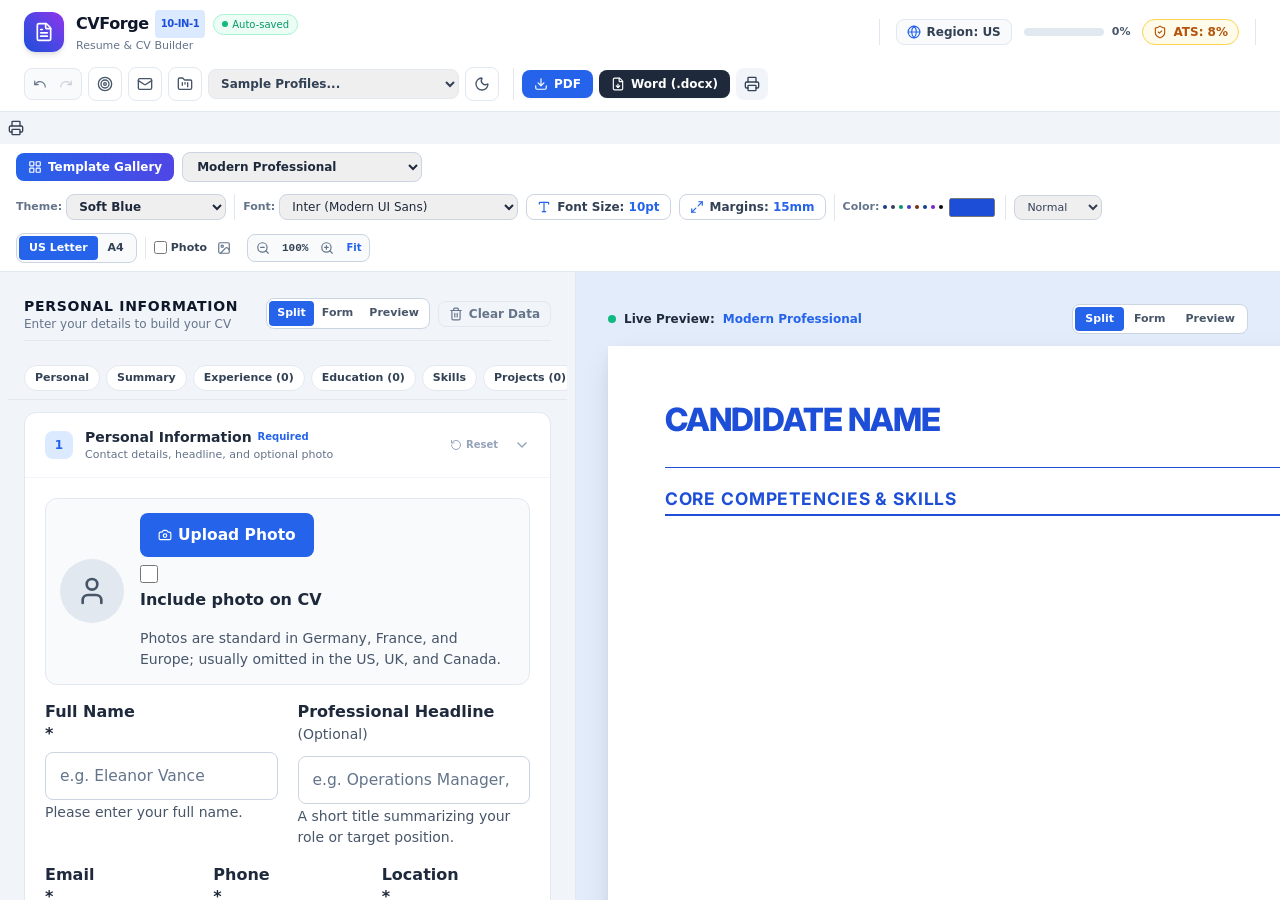
<file: index.html>
<!DOCTYPE html>
<html lang="en" class="h-full">
<head>
  <meta charset="UTF-8">
  <meta name="viewport" content="width=device-width, initial-scale=1.0">
  <title>CVForge – 10-in-1 CV Generator | Professional & ATS Optimized</title>
  
  <link rel="icon" type="image/x-icon" href="favicon.ico">
  <link rel="icon" type="image/svg+xml" href="assets/icons/icon.svg">
  <link rel="apple-touch-icon" href="assets/icons/icon-192.png">
  <link rel="manifest" href="manifest.json">
  <meta name="theme-color" content="#1e3a8a">
  
  <!-- Vendored Libraries (100% Offline Capable) -->
  <script src="assets/js/vendor/tailwind.min.js"></script>
  <script>
    tailwind.config = {
      darkMode: 'class',
      theme: {
        extend: {
          colors: {
            brand: {
              50: '#eff6ff',
              100: '#dbeafe',
              500: '#3b82f6',
              600: '#2563eb',
              700: '#1d4ed8',
              800: '#1e40af',
              900: '#1e3a8a',
            }
          }
        }
      }
    }
  </script>
  <script src="assets/js/vendor/lucide.min.js"></script>
  <script src="assets/js/vendor/html2pdf.bundle.min.js"></script>
  <script src="assets/js/vendor/docx.min.js"></script>

  <!-- Google Fonts & Custom CSS -->
  <link rel="preconnect" href="https://fonts.googleapis.com">
  <link rel="preconnect" href="https://fonts.gstatic.com" crossorigin>
  <link href="https://fonts.googleapis.com/css2?family=IBM+Plex+Sans:ital,wght@0,300;0,400;0,500;0,600;0,700;1,400;1,700&family=IBM+Plex+Serif:ital,wght@0,400;0,500;0,600;0,700;1,400;1,700&family=Inter:ital,wght@0,300;0,400;0,500;0,600;0,700;0,800;1,400;1,700&family=Lato:ital,wght@0,300;0,400;0,700;1,400;1,700&family=Merriweather:ital,wght@0,300;0,400;0,700;1,400;1,700&family=Montserrat:ital,wght@0,300;0,400;0,500;0,600;0,700;1,400;1,700&family=Open+Sans:ital,wght@0,300;0,400;0,600;0,700;1,400;1,700&family=Playfair+Display:ital,wght@0,400;0,600;0,700;1,400;1,700&family=Poppins:ital,wght@0,300;0,400;0,500;0,600;0,700;1,400;1,700&family=Roboto:ital,wght@0,300;0,400;0,500;0,700;1,400;1,700&family=Source+Sans+3:ital,wght@0,300;0,400;0,600;0,700;1,400;1,700&display=swap" rel="stylesheet">
  <link rel="stylesheet" href="assets/css/styles.css">
  <link rel="stylesheet" href="assets/css/templates.css">
</head>
<body class="h-full bg-slate-100 dark:bg-slate-950 text-slate-800 dark:text-slate-100 flex flex-col font-sans transition-colors duration-200">

  <!-- Master Application Header -->
  <header id="app-header" class="bg-white dark:bg-slate-900 border-b border-slate-200 dark:border-slate-800 shrink-0 z-30 shadow-xs">
    <div class="px-4 sm:px-6 py-2.5 flex flex-wrap items-center justify-between gap-3">
      
      <!-- Group 1: Logo & Brand Status -->
      <div class="flex items-center gap-3">
        <div class="w-10 h-10 rounded-xl bg-gradient-to-tr from-blue-700 via-indigo-600 to-purple-600 flex items-center justify-center text-white shadow-md">
          <i data-lucide="file-text" class="w-5 h-5"></i>
        </div>
        <div>
          <div class="flex items-center gap-2">
            <h1 class="text-base font-extrabold tracking-tight text-slate-900 dark:text-white flex items-center gap-1.5">
              <span>CVForge</span>
              <span class="text-[10px] uppercase font-black px-1.5 py-0.5 rounded bg-blue-100 dark:bg-blue-900/50 text-blue-700 dark:text-blue-300">10-in-1</span>
            </h1>
            <span id="header-save-indicator" class="text-[10px] font-medium text-emerald-600 dark:text-emerald-400 bg-emerald-50 dark:bg-emerald-950/40 px-2 py-0.5 rounded-full border border-emerald-200 dark:border-emerald-900/50 flex items-center gap-1">
              <span class="w-1.5 h-1.5 rounded-full bg-emerald-500"></span>
              Auto-saved
            </span>
          </div>
          <p class="text-[11px] text-slate-500 font-medium">Resume & CV Builder</p>
        </div>
      </div>

      <!-- Group 2: Intelligence & Status (ATS Score, Region, Completeness) -->
      <div class="hidden md:flex items-center gap-3 border-x border-slate-200 dark:border-slate-800 px-4">
        
        <!-- Region Badge -->
        <button type="button" id="btn-open-country" class="flex items-center gap-1.5 px-2.5 py-1 rounded-lg border border-slate-200 dark:border-slate-800 bg-slate-50 dark:bg-slate-800/60 hover:bg-slate-100 dark:hover:bg-slate-800 transition text-xs font-semibold text-slate-700 dark:text-slate-200" title="Target Country (US, UK, CA, EU, etc.)">
          <i data-lucide="globe" class="w-3.5 h-3.5 text-blue-600"></i>
          <span>Region: <strong id="header-country-badge">US</strong></span>
        </button>

        <!-- Profile Completeness Indicator -->
        <div class="flex items-center gap-2" title="Profile Completeness">
          <div class="w-20 bg-slate-200 dark:bg-slate-700 h-2 rounded-full overflow-hidden">
            <div id="header-completeness-bar" class="bg-blue-600 h-full rounded-full transition-all duration-300" style="width: 80%"></div>
          </div>
          <span id="header-completeness-text" class="text-[11px] font-bold text-slate-600 dark:text-slate-400">80%</span>
        </div>

        <!-- ATS Heuristic Score Pill -->
        <button type="button" id="btn-open-ats" class="text-xs font-bold px-2.5 py-1 rounded-full border transition flex items-center gap-1.5 cursor-pointer hover:scale-105" title="ATS Compatibility Check">
          <i data-lucide="shield-check" class="w-3.5 h-3.5"></i>
          <span id="header-ats-score">ATS: 92%</span>
        </button>
      </div>

      <!-- Group 3: Assistant Modals & Profile Tools -->
      <div class="flex items-center gap-1.5">
        
        <!-- Undo & Redo -->
        <div class="inline-flex rounded-lg border border-slate-200 dark:border-slate-800 bg-slate-50 dark:bg-slate-800/50 p-0.5">
          <button type="button" id="btn-undo" class="p-1.5 text-slate-500 hover:text-slate-800 dark:hover:text-white disabled:opacity-30 disabled:pointer-events-none" title="Undo change (Ctrl+Z)" aria-label="Undo">
            <i data-lucide="undo" class="w-3.5 h-3.5"></i>
          </button>
          <button type="button" id="btn-redo" class="p-1.5 text-slate-500 hover:text-slate-800 dark:hover:text-white disabled:opacity-30 disabled:pointer-events-none" title="Redo change (Ctrl+Y)" aria-label="Redo">
            <i data-lucide="redo" class="w-3.5 h-3.5"></i>
          </button>
        </div>

        <!-- Job Keyword Matcher -->
        <button type="button" id="btn-open-job-matcher" class="p-2 rounded-lg border border-slate-200 dark:border-slate-800 text-slate-600 dark:text-slate-300 hover:bg-slate-50 dark:hover:bg-slate-800 transition" title="Job Keyword Matcher" aria-label="Job Keyword Matcher">
          <i data-lucide="target" class="w-4 h-4"></i>
        </button>

        <!-- Cover Letter Generator -->
        <button type="button" id="btn-open-cover-letter" class="p-2 rounded-lg border border-slate-200 dark:border-slate-800 text-slate-600 dark:text-slate-300 hover:bg-slate-50 dark:hover:bg-slate-800 transition" title="Cover Letter" aria-label="Cover Letter">
          <i data-lucide="mail" class="w-4 h-4"></i>
        </button>

        <!-- Profile Manager & Storage -->
        <button type="button" id="btn-open-profile-manager" class="p-2 rounded-lg border border-slate-200 dark:border-slate-800 text-slate-600 dark:text-slate-300 hover:bg-slate-50 dark:hover:bg-slate-800 transition" title="Manage Profiles & Backups" aria-label="Profile Manager">
          <i data-lucide="folder-kanban" class="w-4 h-4"></i>
        </button>

        <!-- Quick Sample Profiles Dropdown -->
        <select id="sel-sample-profile" class="text-xs font-semibold rounded-lg border border-slate-200 dark:border-slate-800 dark:bg-slate-800 text-slate-700 dark:text-slate-200 px-2 py-1.5" title="Sample Profiles">
          <option value="">Sample Profiles...</option>
          <option value="fresh_graduate">Fresh Graduate (Entry-Level)</option>
          <option value="experienced_professional">Operations & Projects Manager</option>
          <option value="data_analyst">Data Analyst</option>
          <option value="office_assistant">Administrative Assistant</option>
        </select>

        <!-- Theme Toggle -->
        <button type="button" id="btn-theme-toggle" class="p-2 rounded-lg border border-slate-200 dark:border-slate-800 text-slate-600 dark:text-slate-300 hover:bg-slate-50 dark:hover:bg-slate-800 transition" title="Toggle Light/Dark Theme" aria-label="Toggle Theme">
          <i data-lucide="moon" class="w-4 h-4 block dark:hidden"></i>
          <i data-lucide="sun" class="w-4 h-4 hidden dark:block"></i>
        </button>

        <!-- Primary Export Actions -->
        <div class="flex items-center gap-1.5 ml-2 border-l border-slate-200 dark:border-slate-800 pl-2">
          <button type="button" id="btn-export-pdf" class="px-3 py-1.5 bg-blue-600 hover:bg-blue-700 text-white font-bold rounded-lg shadow-sm text-xs transition flex items-center gap-1.5 active:scale-95" title="Download PDF">
            <i data-lucide="download" class="w-3.5 h-3.5"></i>
            <span>PDF</span>
          </button>
          
          <button type="button" id="btn-export-docx" class="px-3 py-1.5 bg-slate-800 hover:bg-slate-900 dark:bg-slate-700 dark:hover:bg-slate-600 text-white font-bold rounded-lg shadow-sm text-xs transition flex items-center gap-1.5 active:scale-95" title="Download Word Document (.docx)">
            <i data-lucide="file-down" class="w-3.5 h-3.5"></i>
            <span>Word (.docx)</span>
          </button>
          
          <button type="button" id="btn-print-preview" class="p-2 bg-slate-100 dark:bg-slate-800 hover:bg-slate-200 text-slate-700 dark:text-slate-200 rounded-lg text-xs transition" title="Print CV" aria-label="Print Preview">
            <i data-lucide="printer" class="w-4 h-4"></i>
          </button>
        </div>

      </div>

    </div>
  </header>

  <!-- Demo Mode Banner (Visible when isDemo === true) -->
  <div id="demo-mode-banner" class="hidden bg-amber-500/15 border-b border-amber-500/30 text-amber-900 dark:text-amber-200 px-4 py-2 text-xs flex items-center justify-between z-20">
    <div class="flex items-center gap-2">
      <span class="inline-flex items-center justify-center px-2 py-0.5 rounded bg-amber-500 text-white font-black text-[10px] tracking-wide uppercase">Sample Data</span>
      <span class="font-medium">You are previewing sample data. Clear it anytime to start your own CV.</span>
    </div>
    <button type="button" id="btn-clear-demo-data" class="font-bold underline text-amber-900 dark:text-amber-100 hover:text-amber-700 dark:hover:text-amber-300 ml-3 cursor-pointer">
      Clear sample data →
    </button>
  </div>
          
          <button type="button" id="btn-print-preview" class="p-2 bg-slate-100 dark:bg-slate-800 hover:bg-slate-200 text-slate-700 dark:text-slate-200 rounded-lg text-xs transition" title="Print Preview & System Print" aria-label="Print Preview">
            <i data-lucide="printer" class="w-4 h-4"></i>
          </button>
        </div>

      </div>

    </div>
  </header>

  <!-- Demo Mode Banner (Visible when isDemo === true) -->
  <div id="demo-mode-banner" class="hidden bg-amber-500/15 border-b border-amber-500/30 text-amber-900 dark:text-amber-200 px-4 py-2 text-xs flex items-center justify-between z-20">
    <div class="flex items-center gap-2">
      <span class="inline-flex items-center justify-center px-2 py-0.5 rounded bg-amber-500 text-white font-black text-[10px] tracking-wide uppercase">Sample Data</span>
      <span class="font-medium">You are previewing sample data. Clear it anytime to start your own CV.</span>
    </div>
    <button type="button" id="btn-clear-demo-data" class="font-bold underline text-amber-900 dark:text-amber-100 hover:text-amber-700 dark:hover:text-amber-300 ml-3 cursor-pointer">
      Clear sample data →
    </button>
  </div>

  <!-- Reorganized Secondary Control Bar (Template Gallery, Typography, Colors, Spacing, Paper, Zoom) -->
  <div id="customize-bar-container" class="shrink-0 z-20"></div>

  <!-- Main Split-Screen Workspace -->
  <main class="flex-1 flex flex-col md:flex-row overflow-hidden relative">
    
    <!-- Left Column: Form Editor (45% on desktop) -->
    <section id="workspace-form-column" class="w-full md:w-1/2 lg:w-[45%] h-full overflow-y-auto border-r border-slate-200 dark:border-slate-800 p-4 lg:p-6 space-y-4">
      <div class="flex items-center justify-between pb-2 border-b border-slate-200 dark:border-slate-800">
        <div>
          <h2 class="text-sm font-extrabold text-slate-900 dark:text-white uppercase tracking-wider">Personal Information</h2>
          <p class="text-xs text-slate-500">Enter your details to build your CV</p>
        </div>
        <div class="flex items-center gap-2">
          <!-- Responsive View Mode Switcher -->
          <div class="inline-flex rounded-lg border border-slate-300 dark:border-slate-800 bg-white dark:bg-slate-900 p-0.5 no-print">
            <button type="button" class="btn-view-split px-2 py-1 text-[11px] font-bold rounded bg-blue-600 text-white shadow-xs">Split</button>
            <button type="button" class="btn-view-form px-2 py-1 text-[11px] font-bold rounded text-slate-600 dark:text-slate-300 hover:text-blue-600">Form</button>
            <button type="button" class="btn-view-preview px-2 py-1 text-[11px] font-bold rounded text-slate-600 dark:text-slate-300 hover:text-blue-600">Preview</button>
          </div>
          <button type="button" id="btn-header-clear-data" class="px-2.5 py-1 text-xs font-semibold text-slate-500 hover:text-red-600 dark:text-slate-400 dark:hover:text-red-400 border border-slate-200 dark:border-slate-700 rounded-lg hover:border-red-300 transition flex items-center gap-1.5" title="Clear all data and start fresh">
            <i data-lucide="trash-2" class="w-3.5 h-3.5"></i>
            <span>Clear Data</span>
          </button>
        </div>
      </div>

      <!-- Dynamic 16 Form Sections Container -->
      <div id="form-sections-container"></div>
    </section>

    <!-- Right Column: Live CV Canvas Preview (55% on desktop) -->
    <section id="workspace-preview-column" class="w-full md:w-1/2 lg:w-[55%] h-full overflow-y-auto bg-slate-200/70 dark:bg-slate-950 p-4 lg:p-8 flex flex-col items-center">
      
      <!-- Preview Header Toolbar -->
      <div class="w-full max-w-[850px] mb-3 flex items-center justify-between text-xs text-slate-600 dark:text-slate-400 no-print">
        <div class="flex items-center gap-2">
          <span class="w-2 h-2 rounded-full bg-emerald-500 animate-pulse"></span>
          <span class="font-bold text-slate-800 dark:text-slate-200">Live Preview:</span>
          <span id="preview-active-format-name" class="font-semibold text-blue-600 dark:text-blue-400">Reverse Chronological CV</span>
        </div>
        
        <!-- Responsive View Mode Switcher -->
        <div class="inline-flex rounded-lg border border-slate-300 dark:border-slate-800 bg-white dark:bg-slate-900 p-0.5">
          <button type="button" id="btn-view-split" class="btn-view-split px-2.5 py-1 text-[11px] font-bold rounded bg-blue-600 text-white shadow-xs">Split</button>
          <button type="button" id="btn-view-form" class="btn-view-form px-2.5 py-1 text-[11px] font-bold rounded text-slate-600 dark:text-slate-300 hover:text-blue-600">Form</button>
          <button type="button" id="btn-view-preview" class="btn-view-preview px-2.5 py-1 text-[11px] font-bold rounded text-slate-600 dark:text-slate-300 hover:text-blue-600">Preview</button>
        </div>
      </div>

      <!-- Simulated Paper Document -->
      <div id="cv-paper-sheet" class="cv-paper" data-paper="letter" data-margins="normal" data-spacing="normal" data-font="Inter">
        <!-- Rendered CV Format Output -->
        <div id="cv-preview-content"></div>
      </div>

      <!-- Privacy & Local Storage Indicator -->
      <div class="mt-6 mb-8 text-center text-xs text-slate-500 max-w-md no-print">
        <div class="flex items-center justify-center gap-1.5 font-semibold text-slate-600 dark:text-slate-400">
          <i data-lucide="lock" class="w-3.5 h-3.5 text-emerald-600"></i>
          <span>Your data stays on this device</span>
        </div>
        <p class="text-[11px] text-slate-400 mt-0.5">
          Your information is saved in your browser's local storage. Nothing is sent to external servers.
        </p>
      </div>

    </section>

  </main>

  <!-- Application Coordinator (Standalone Unified Bundle with Offline file:// Support) -->
  <script src="assets/js/bundle.js"></script>
</body>
</html>
</file>
<file: assets/css/styles.css>
/**
 * CVForge - Core Stylesheet & Print Engine
 * Optimized for split-screen live preview, responsive breakpoints, accurate paper dimensions,
 * page break handling, and vector PDF exports.
 */

@import url('https://fonts.googleapis.com/css2?family=Fira+Code:wght@400;500;700&family=Inter:wght@300;400;500;600;700;800;900&family=Lato:ital,wght@0,300;0,400;0,700;0,900;1,300;1,400&family=Merriweather:ital,wght@0,300;0,400;0,700;1,300&family=Open+Sans:wght@300;400;600;700&family=Playfair+Display:ital,wght@0,400;0,600;0,700;1,400&family=Roboto:wght@300;400;500;700&display=swap');

:root {
  --cv-font: 'Inter', sans-serif;
  --cv-primary: #1d4ed8;
  --cv-accent: #3b82f6;

  /* Default Surface Colors (Soft Blue Theme) */
  --app-bg: #f4f8fe;
  --panel-bg: #ffffff;
  --panel-border: #dbeafe;
  --card-bg: #ffffff;
  --card-border: #e2e8f0;
  --preview-canvas-bg: #e2ecfa;
  --primary-accent: #1d4ed8;
  --secondary-accent: #3b82f6;
  --badge-bg: #eff6ff;
  --badge-text: #1d4ed8;
  --shadow-subtle: 0 1px 3px 0 rgba(0, 0, 0, 0.05), 0 1px 2px -1px rgba(0, 0, 0, 0.05);
  --shadow-card: 0 4px 6px -1px rgba(0, 0, 0, 0.05), 0 2px 4px -2px rgba(0, 0, 0, 0.05);
  --shadow-paper: 0 12px 30px -4px rgba(15, 23, 42, 0.12), 0 4px 10px -2px rgba(15, 23, 42, 0.06);

  /* Independent Point-Based Typography Variables (pt) */
  --cv-name-size: 24pt;
  --cv-heading-size: 13pt;
  --cv-body-size: 10pt;
  --cv-contact-size: 9.5pt;

  /* Independent Millimeter Margin Variables (mm) */
  --cv-margin-top: 15mm;
  --cv-margin-bottom: 15mm;
  --cv-margin-left: 15mm;
  --cv-margin-right: 15mm;
}

/* 7 Professional Themes */

/* 1. Minimal White */
body[data-theme="minimal-white"] {
  --app-bg: #fbfbfb;
  --panel-bg: #ffffff;
  --panel-border: #e5e5e5;
  --card-bg: #ffffff;
  --card-border: #e5e5e5;
  --preview-canvas-bg: #ececec;
  --primary-accent: #18181b;
  --secondary-accent: #52525b;
  --badge-bg: #f4f4f5;
  --badge-text: #18181b;
}

/* 2. Soft Blue (Airy Professional) */
body[data-theme="soft-blue"] {
  --app-bg: #f4f8fe;
  --panel-bg: #ffffff;
  --panel-border: #dbeafe;
  --card-bg: #ffffff;
  --card-border: #e0e7ff;
  --preview-canvas-bg: #e2ecfa;
  --primary-accent: #1d4ed8;
  --secondary-accent: #3b82f6;
  --badge-bg: #eff6ff;
  --badge-text: #1d4ed8;
}

/* 3. Soft Lavender (Creative & Modern) */
body[data-theme="soft-lavender"] {
  --app-bg: #f7f5ff;
  --panel-bg: #ffffff;
  --panel-border: #ede9fe;
  --card-bg: #ffffff;
  --card-border: #ddd6fe;
  --preview-canvas-bg: #e7e2fa;
  --primary-accent: #6366f1;
  --secondary-accent: #8b5cf6;
  --badge-bg: #f5f3ff;
  --badge-text: #6366f1;
}

/* 4. Warm Beige (Editorial & Natural) */
body[data-theme="warm-beige"] {
  --app-bg: #faf6f0;
  --panel-bg: #ffffff;
  --panel-border: #e7dfd5;
  --card-bg: #ffffff;
  --card-border: #ebdcd0;
  --preview-canvas-bg: #eee4d8;
  --primary-accent: #78350f;
  --secondary-accent: #b45309;
  --badge-bg: #fef3c7;
  --badge-text: #78350f;
}

/* 5. Light Gray (Balanced Slate) */
body[data-theme="light-gray"] {
  --app-bg: #f1f5f9;
  --panel-bg: #ffffff;
  --panel-border: #cbd5e1;
  --card-bg: #ffffff;
  --card-border: #e2e8f0;
  --preview-canvas-bg: #dbe4ee;
  --primary-accent: #334155;
  --secondary-accent: #64748b;
  --badge-bg: #f1f5f9;
  --badge-text: #334155;
}

/* 6. Professional Navy (Corporate Executive) */
body[data-theme="professional-navy"] {
  --app-bg: #f0f4f9;
  --panel-bg: #ffffff;
  --panel-border: #cbd5e1;
  --card-bg: #ffffff;
  --card-border: #bfdbfe;
  --preview-canvas-bg: #dbe5f2;
  --primary-accent: #1e3a8a;
  --secondary-accent: #2563eb;
  --badge-bg: #dbeafe;
  --badge-text: #1e3a8a;
}

/* 7. Modern Pastel (Fresh Contemporary) */
body[data-theme="modern-pastel"] {
  --app-bg: #f2fbf9;
  --panel-bg: #ffffff;
  --panel-border: #ccfbf1;
  --card-bg: #ffffff;
  --card-border: #bbf7d0;
  --preview-canvas-bg: #d7f0ea;
  --primary-accent: #0f766e;
  --secondary-accent: #059669;
  --badge-bg: #f0fdf4;
  --badge-text: #0f766e;
}

/* Dark Mode Overrides */
html.dark body,
body.dark {
  --app-bg: #0b0f19;
  --panel-bg: #111827;
  --panel-border: #1f2937;
  --card-bg: #151d30;
  --card-border: #1e293b;
  --preview-canvas-bg: #030712;
  --shadow-subtle: 0 1px 3px 0 rgba(0, 0, 0, 0.3);
  --shadow-card: 0 4px 6px -1px rgba(0, 0, 0, 0.4);
  --shadow-paper: 0 20px 45px -10px rgba(0, 0, 0, 0.75);
}

body {
  font-family: 'Inter', system-ui, -apple-system, sans-serif;
  background-color: var(--app-bg);
  -webkit-font-smoothing: antialiased;
}

#workspace-preview-column {
  background-color: var(--preview-canvas-bg) !important;
}

/* Prevent horizontal overflow & text clipping */
.cv-format {
  word-break: break-word;
  overflow-wrap: anywhere;
}

/* Scrollbars */
::-webkit-scrollbar {
  width: 6px;
  height: 6px;
}
::-webkit-scrollbar-track {
  background: transparent;
}
::-webkit-scrollbar-thumb {
  background: rgba(156, 163, 175, 0.4);
  border-radius: 4px;
}
::-webkit-scrollbar-thumb:hover {
  background: rgba(107, 114, 128, 0.7);
}

/* Simulated Paper Sheet */
.cv-paper {
  background: #ffffff;
  color: #1e293b;
  box-shadow: var(--shadow-paper);
  margin-left: auto;
  margin-right: auto;
  position: relative;
  transition: transform 0.2s cubic-bezier(0.16, 1, 0.3, 1), box-shadow 0.2s ease;
  box-sizing: border-box;
}

/* Dimensions for US Letter vs A4 with Independent Millimeter Margins */
.cv-paper[data-paper="letter"],
.cv-paper[data-paper="a4"],
.cv-paper {
  padding-top: var(--cv-margin-top, 15mm) !important;
  padding-bottom: var(--cv-margin-bottom, 15mm) !important;
  padding-left: var(--cv-margin-left, 15mm) !important;
  padding-right: var(--cv-margin-right, 15mm) !important;
  font-size: var(--cv-body-size, 10pt);
}

.cv-paper[data-paper="letter"] {
  width: 8.5in;
  min-height: 11in;
}

.cv-paper[data-paper="a4"] {
  width: 210mm;
  min-height: 297mm;
}

/* Independent Point-Based Typography Controls */
.cv-paper h1,
.cv-paper .cv-name {
  font-size: var(--cv-name-size, 24pt) !important;
  line-height: 1.15 !important;
}

.cv-paper h2,
.cv-paper .cv-section-title {
  font-size: var(--cv-heading-size, 13pt) !important;
  line-height: 1.25 !important;
}

.cv-paper .cv-contact,
.cv-paper .cv-contact-line {
  font-size: var(--cv-contact-size, 9.5pt) !important;
}

/* Responsive adjustment for small screens */
@media (max-width: 900px) {
  .cv-paper[data-paper="letter"],
  .cv-paper[data-paper="a4"] {
    width: 100% !important;
    max-width: 100% !important;
    padding: 16px !important;
    min-height: auto !important;
  }
}

/* Line Spacing */
.cv-paper[data-spacing="compact"] {
  line-height: 1.35;
}
.cv-paper[data-spacing="compact"] section {
  margin-bottom: 0.8rem !important;
}
.cv-paper[data-spacing="normal"] {
  line-height: 1.5;
}
.cv-paper[data-spacing="normal"] section {
  margin-bottom: 1.25rem !important;
}
.cv-paper[data-spacing="relaxed"] {
  line-height: 1.68;
}
.cv-paper[data-spacing="relaxed"] section {
  margin-bottom: 1.6rem !important;
}

/* Font Size Scaling Controls */
.cv-paper[data-font-size="compact"] {
  font-size: 11.5px !important;
}
.cv-paper[data-font-size="compact"] h1 {
  font-size: 1.65rem !important;
}
.cv-paper[data-font-size="compact"] h2 {
  font-size: 0.8rem !important;
}
.cv-paper[data-font-size="compact"] h3 {
  font-size: 0.78rem !important;
}

.cv-paper[data-font-size="normal"] {
  font-size: 13px !important;
}
.cv-paper[data-font-size="normal"] h1 {
  font-size: 1.95rem !important;
}
.cv-paper[data-font-size="normal"] h2 {
  font-size: 0.9rem !important;
}
.cv-paper[data-font-size="normal"] h3 {
  font-size: 0.85rem !important;
}

.cv-paper[data-font-size="large"] {
  font-size: 14.5px !important;
}
.cv-paper[data-font-size="large"] h1 {
  font-size: 2.25rem !important;
}
.cv-paper[data-font-size="large"] h2 {
  font-size: 1.02rem !important;
}
.cv-paper[data-font-size="large"] h3 {
  font-size: 0.95rem !important;
}

.cv-paper[data-font-size="xlarge"] {
  font-size: 16px !important;
}
.cv-paper[data-font-size="xlarge"] h1 {
  font-size: 2.5rem !important;
}
.cv-paper[data-font-size="xlarge"] h2 {
  font-size: 1.15rem !important;
}
.cv-paper[data-font-size="xlarge"] h3 {
  font-size: 1.05rem !important;
}

/* 22 Professional Font Families with Robust System & Web Fallbacks */
.cv-paper[data-font="Arial"] { font-family: 'Arial', 'Helvetica Neue', Helvetica, sans-serif; }
.cv-paper[data-font="Calibri"] { font-family: 'Calibri', 'Candara', 'Segoe UI', Optima, Arial, sans-serif; }
.cv-paper[data-font="Aptos"] { font-family: 'Aptos', 'Segoe UI', 'Calibri', Arial, sans-serif; }
.cv-paper[data-font="Times New Roman"] { font-family: 'Times New Roman', Times, 'Liberation Serif', serif; }
.cv-paper[data-font="Georgia"] { font-family: 'Georgia', 'Cambria', Times, serif; }
.cv-paper[data-font="Cambria"] { font-family: 'Cambria', 'Georgia', Times, serif; }
.cv-paper[data-font="Garamond"] { font-family: 'Garamond', 'Baskerville', 'EB Garamond', Georgia, serif; }
.cv-paper[data-font="Helvetica"] { font-family: 'Helvetica Neue', Helvetica, Arial, sans-serif; }
.cv-paper[data-font="Verdana"] { font-family: 'Verdana', Geneva, sans-serif; }
.cv-paper[data-font="Tahoma"] { font-family: 'Tahoma', Geneva, Verdana, sans-serif; }
.cv-paper[data-font="Trebuchet MS"] { font-family: 'Trebuchet MS', 'Lucida Sans', 'Lucida Grande', Arial, sans-serif; }
.cv-paper[data-font="Inter"] { font-family: 'Inter', -apple-system, BlinkMacSystemFont, 'Segoe UI', Roboto, sans-serif; }
.cv-paper[data-font="Roboto"] { font-family: 'Roboto', -apple-system, BlinkMacSystemFont, 'Segoe UI', sans-serif; }
.cv-paper[data-font="Open Sans"] { font-family: 'Open Sans', -apple-system, BlinkMacSystemFont, 'Segoe UI', sans-serif; }
.cv-paper[data-font="Lato"] { font-family: 'Lato', -apple-system, BlinkMacSystemFont, 'Segoe UI', sans-serif; }
.cv-paper[data-font="Source Sans 3"] { font-family: 'Source Sans 3', 'Source Sans Pro', -apple-system, BlinkMacSystemFont, sans-serif; }
.cv-paper[data-font="Merriweather"] { font-family: 'Merriweather', Georgia, serif; }
.cv-paper[data-font="Playfair Display"] { font-family: 'Playfair Display', Georgia, serif; }
.cv-paper[data-font="Montserrat"] { font-family: 'Montserrat', -apple-system, BlinkMacSystemFont, sans-serif; }
.cv-paper[data-font="Poppins"] { font-family: 'Poppins', -apple-system, BlinkMacSystemFont, sans-serif; }
.cv-paper[data-font="IBM Plex Sans"] { font-family: 'IBM Plex Sans', -apple-system, BlinkMacSystemFont, sans-serif; }
.cv-paper[data-font="IBM Plex Serif"] { font-family: 'IBM Plex Serif', Georgia, serif; }
.cv-paper[data-font="Fira Code"] { font-family: 'Fira Code', monospace; }

/* Font Style Presets */
.cv-paper[data-font-style="regular"] { font-style: normal; font-weight: 400; }
.cv-paper[data-font-style="medium"] { font-style: normal; font-weight: 500; }
.cv-paper[data-font-style="semibold"] { font-style: normal; font-weight: 600; }
.cv-paper[data-font-style="bold"] { font-style: normal; font-weight: 700; }
.cv-paper[data-font-style="italic"] { font-style: italic; font-weight: 400; }
.cv-paper[data-font-style="bold-italic"] { font-style: italic; font-weight: 700; }

/* Granular Typography Target Directives */
.cv-paper[data-font-target="headings"][data-font="Arial"] h1,
.cv-paper[data-font-target="headings"][data-font="Arial"] h2,
.cv-paper[data-font-target="headings"][data-font="Arial"] h3,
.cv-paper[data-font-target="headings"][data-font="Arial"] .cv-name,
.cv-paper[data-font-target="headings"][data-font="Arial"] .cv-section-title { font-family: 'Arial', 'Helvetica Neue', Helvetica, sans-serif; }

.cv-paper[data-font-target="headings"][data-font="Calibri"] h1,
.cv-paper[data-font-target="headings"][data-font="Calibri"] h2,
.cv-paper[data-font-target="headings"][data-font="Calibri"] h3,
.cv-paper[data-font-target="headings"][data-font="Calibri"] .cv-name,
.cv-paper[data-font-target="headings"][data-font="Calibri"] .cv-section-title { font-family: 'Calibri', 'Candara', 'Segoe UI', Optima, Arial, sans-serif; }

.cv-paper[data-font-target="headings"][data-font="Aptos"] h1,
.cv-paper[data-font-target="headings"][data-font="Aptos"] h2,
.cv-paper[data-font-target="headings"][data-font="Aptos"] h3,
.cv-paper[data-font-target="headings"][data-font="Aptos"] .cv-name,
.cv-paper[data-font-target="headings"][data-font="Aptos"] .cv-section-title { font-family: 'Aptos', 'Segoe UI', 'Calibri', Arial, sans-serif; }

.cv-paper[data-font-target="headings"][data-font="Times New Roman"] h1,
.cv-paper[data-font-target="headings"][data-font="Times New Roman"] h2,
.cv-paper[data-font-target="headings"][data-font="Times New Roman"] h3,
.cv-paper[data-font-target="headings"][data-font="Times New Roman"] .cv-name,
.cv-paper[data-font-target="headings"][data-font="Times New Roman"] .cv-section-title { font-family: 'Times New Roman', Times, 'Liberation Serif', serif; }

.cv-paper[data-font-target="headings"][data-font="Georgia"] h1,
.cv-paper[data-font-target="headings"][data-font="Georgia"] h2,
.cv-paper[data-font-target="headings"][data-font="Georgia"] h3,
.cv-paper[data-font-target="headings"][data-font="Georgia"] .cv-name,
.cv-paper[data-font-target="headings"][data-font="Georgia"] .cv-section-title { font-family: 'Georgia', 'Cambria', Times, serif; }

.cv-paper[data-font-target="headings"][data-font="Cambria"] h1,
.cv-paper[data-font-target="headings"][data-font="Cambria"] h2,
.cv-paper[data-font-target="headings"][data-font="Cambria"] h3,
.cv-paper[data-font-target="headings"][data-font="Cambria"] .cv-name,
.cv-paper[data-font-target="headings"][data-font="Cambria"] .cv-section-title { font-family: 'Cambria', 'Georgia', Times, serif; }

.cv-paper[data-font-target="headings"][data-font="Garamond"] h1,
.cv-paper[data-font-target="headings"][data-font="Garamond"] h2,
.cv-paper[data-font-target="headings"][data-font="Garamond"] h3,
.cv-paper[data-font-target="headings"][data-font="Garamond"] .cv-name,
.cv-paper[data-font-target="headings"][data-font="Garamond"] .cv-section-title { font-family: 'Garamond', 'Baskerville', 'EB Garamond', Georgia, serif; }

.cv-paper[data-font-target="headings"][data-font="Merriweather"] h1,
.cv-paper[data-font-target="headings"][data-font="Merriweather"] h2,
.cv-paper[data-font-target="headings"][data-font="Merriweather"] h3,
.cv-paper[data-font-target="headings"][data-font="Merriweather"] .cv-name,
.cv-paper[data-font-target="headings"][data-font="Merriweather"] .cv-section-title { font-family: 'Merriweather', Georgia, serif; }

.cv-paper[data-font-target="headings"][data-font="Playfair Display"] h1,
.cv-paper[data-font-target="headings"][data-font="Playfair Display"] h2,
.cv-paper[data-font-target="headings"][data-font="Playfair Display"] h3,
.cv-paper[data-font-target="headings"][data-font="Playfair Display"] .cv-name,
.cv-paper[data-font-target="headings"][data-font="Playfair Display"] .cv-section-title { font-family: 'Playfair Display', Georgia, serif; }

.cv-paper[data-font-target="headings"][data-font="Montserrat"] h1,
.cv-paper[data-font-target="headings"][data-font="Montserrat"] h2,
.cv-paper[data-font-target="headings"][data-font="Montserrat"] h3,
.cv-paper[data-font-target="headings"][data-font="Montserrat"] .cv-name,
.cv-paper[data-font-target="headings"][data-font="Montserrat"] .cv-section-title { font-family: 'Montserrat', sans-serif; }

.cv-paper[data-font-target="headings"][data-font="Poppins"] h1,
.cv-paper[data-font-target="headings"][data-font="Poppins"] h2,
.cv-paper[data-font-target="headings"][data-font="Poppins"] h3,
.cv-paper[data-font-target="headings"][data-font="Poppins"] .cv-name,
.cv-paper[data-font-target="headings"][data-font="Poppins"] .cv-section-title { font-family: 'Poppins', sans-serif; }

.cv-paper[data-font-target="headings"][data-font="IBM Plex Sans"] h1,
.cv-paper[data-font-target="headings"][data-font="IBM Plex Sans"] h2,
.cv-paper[data-font-target="headings"][data-font="IBM Plex Sans"] h3,
.cv-paper[data-font-target="headings"][data-font="IBM Plex Sans"] .cv-name,
.cv-paper[data-font-target="headings"][data-font="IBM Plex Sans"] .cv-section-title { font-family: 'IBM Plex Sans', sans-serif; }

.cv-paper[data-font-target="headings"][data-font="IBM Plex Serif"] h1,
.cv-paper[data-font-target="headings"][data-font="IBM Plex Serif"] h2,
.cv-paper[data-font-target="headings"][data-font="IBM Plex Serif"] h3,
.cv-paper[data-font-target="headings"][data-font="IBM Plex Serif"] .cv-name,
.cv-paper[data-font-target="headings"][data-font="IBM Plex Serif"] .cv-section-title { font-family: 'IBM Plex Serif', Georgia, serif; }

/* Section page-break hygiene */
.cv-format section,
.cv-format header,
.cv-format .border-l-2,
.cv-format .border-t,
.page-break-avoid,
.break-inside-avoid {
  break-inside: avoid;
  page-break-inside: avoid;
}

/* Avoid orphaned section headers */
.cv-format h1,
.cv-format h2,
.cv-format h3 {
  break-after: avoid;
  page-break-after: avoid;
}

/* Print Preview Mode */
body.is-print-preview #app-header,
body.is-print-preview #customize-bar-container,
body.is-print-preview #workspace-form-column {
  display: none !important;
}
body.is-print-preview #workspace-preview-column {
  width: 100% !important;
  background: #1e293b !important;
  padding: 2rem !important;
}
body.is-print-preview .cv-paper {
  box-shadow: 0 25px 50px -12px rgba(0, 0, 0, 0.7) !important;
}

/* Print Stylesheet */
@media print {
  @page {
    margin: 10mm;
    size: auto;
  }
  
  html, body {
    background: #ffffff !important;
    color: #000000 !important;
    padding: 0 !important;
    margin: 0 !important;
    font-size: 12pt;
  }

  /* Hide all app chrome, buttons, modals, alerts */
  #app-header,
  #demo-mode-banner,
  #customize-bar-container,
  #workspace-form-column,
  .no-print,
  button,
  .accordion-toggle,
  #smart-summary-box,
  #ats-audit-modal,
  #country-modal,
  #job-matcher-modal,
  #cover-letter-modal,
  #template-gallery-modal,
  #profile-manager-modal,
  #photo-crop-modal,
  #export-preview-modal {
    display: none !important;
  }

  #workspace-preview-column {
    width: 100% !important;
    margin: 0 !important;
    padding: 0 !important;
    background: transparent !important;
    box-shadow: none !important;
  }

  .cv-paper {
    box-shadow: none !important;
    margin: 0 !important;
    padding: 0 !important;
    width: 100% !important;
    max-width: 100% !important;
    min-height: auto !important;
  }

  .cv-format {
    width: 100% !important;
    margin: 0 !important;
    padding: 0 !important;
  }

  section {
    break-inside: avoid;
    page-break-inside: avoid;
  }

  a {
    text-decoration: none !important;
    color: inherit !important;
  }
}

/* ==========================================================================
   Personal Information Editing Form Typography & Field Dimensions
   STRICTLY scoped to #sec-personal only.
   Does not affect other form sections, the final CV, or exports.
   ========================================================================== */

/* Improved Spacing Between Input Fields in Personal Info */
#sec-personal .accordion-content {
  gap: 1.5rem !important;
}

#sec-personal .accordion-content .grid {
  gap: 1.25rem !important;
}

/* 1. Field Labels: 16px */
#sec-personal .accordion-content label,
#sec-personal .accordion-content label span:not(.font-normal) {
  font-size: 16px !important;
  font-weight: 600 !important;
  line-height: 1.4 !important;
  display: block;
  margin-bottom: 6px !important;
  color: #1e293b !important;
}
.dark #sec-personal .accordion-content label,
.dark #sec-personal .accordion-content label span:not(.font-normal) {
  color: #f1f5f9 !important;
}

/* 2. Input Text: 16px, Height: 46-48px (48px) */
#sec-personal .accordion-content input.form-input,
#sec-personal .accordion-content select.form-input,
#sec-personal .accordion-content input[type="text"],
#sec-personal .accordion-content input[type="email"],
#sec-personal .accordion-content input[type="tel"],
#sec-personal .accordion-content input[type="url"],
#sec-personal .accordion-content select {
  font-size: 16px !important;
  height: 48px !important;
  min-height: 48px !important;
  padding: 10px 14px !important;
  line-height: 1.5 !important;
  box-sizing: border-box !important;
  border-radius: 8px !important;
  color: #0f172a !important;
  background-color: #ffffff;
  border-color: #cbd5e1;
}
.dark #sec-personal .accordion-content input.form-input,
.dark #sec-personal .accordion-content select.form-input,
.dark #sec-personal .accordion-content input[type="text"],
.dark #sec-personal .accordion-content input[type="email"],
.dark #sec-personal .accordion-content input[type="tel"],
.dark #sec-personal .accordion-content input[type="url"],
.dark #sec-personal .accordion-content select {
  color: #f8fafc !important;
  background-color: #1e293b !important;
  border-color: #334155 !important;
}

/* 3. Placeholder Text: 15-16px */
#sec-personal .accordion-content input::placeholder,
#sec-personal .accordion-content select::placeholder {
  font-size: 15.5px !important;
  color: #64748b !important;
  opacity: 1 !important;
}
.dark #sec-personal .accordion-content input::placeholder {
  color: #94a3b8 !important;
}

/* 4. Dropdown Options: 16px */
#sec-personal .accordion-content select option {
  font-size: 16px !important;
  padding: 8px 12px !important;
}

/* 5. Helper Text: 14px */
#sec-personal .accordion-content p,
#sec-personal .accordion-content .helper-text,
#sec-personal .accordion-content .text-\[10px\],
#sec-personal .accordion-content .text-\[11px\],
#sec-personal .accordion-content span.text-amber-600,
#sec-personal .accordion-content span.text-red-500.block,
#sec-personal .accordion-content .text-slate-400,
#sec-personal .accordion-content .text-slate-500 {
  font-size: 14px !important;
  line-height: 1.5 !important;
  color: #475569;
}
.dark #sec-personal .accordion-content p,
.dark #sec-personal .accordion-content .helper-text,
.dark #sec-personal .accordion-content .text-\[10px\],
.dark #sec-personal .accordion-content .text-\[11px\],
.dark #sec-personal .accordion-content .text-slate-400,
.dark #sec-personal .accordion-content .text-slate-500 {
  color: #94a3b8 !important;
}

/* 6. Button Text: 15-16px */
#sec-personal .accordion-content button:not(.accordion-toggle),
#sec-personal #btn-trigger-crop-modal,
#sec-personal #btn-remove-photo-direct {
  font-size: 15.5px !important;
  padding: 10px 18px !important;
  min-height: 44px !important;
  font-weight: 600 !important;
}

/* Checkbox size alignment */
#sec-personal .accordion-content input[type="checkbox"] {
  width: 18px !important;
  height: 18px !important;
  min-height: 18px !important;
}
</file>
<file: assets/css/templates.css>
/**
 * CVForge - Specific Styling for the 10 CV Formats
 */

/* 1. Chronological Timeline Styling */
.cv-chronological .relative {
  transition: all 0.2s ease;
}

/* 3. Functional CV Cards */
.cv-functional .shadow-xs {
  box-shadow: 0 1px 2px 0 rgba(0, 0, 0, 0.05);
}

/* 7. Academic CV Styles */
.cv-academic {
  font-family: 'Merriweather', 'Georgia', serif;
}
.cv-academic h1, .cv-academic h2 {
  font-family: 'Merriweather', 'Georgia', serif;
}
.cv-academic ol li::marker {
  font-weight: 700;
  color: #475569;
}

/* 8. Europass Layout Strict Standards */
.cv-europass table {
  border-collapse: collapse;
}

/* 9. ATS-Friendly Strict Standards */
.cv-ats-friendly {
  font-family: Arial, Helvetica, 'Liberation Sans', sans-serif !important;
  color: #000000 !important;
  background: #ffffff !important;
}
.cv-ats-friendly h1, .cv-ats-friendly h2, .cv-ats-friendly h3 {
  font-family: Arial, Helvetica, sans-serif !important;
  color: #000000 !important;
}

/* 10. Creative Visual Split Layout */
.cv-creative-visual aside {
  position: relative;
}
@media (min-width: 768px) {
  .cv-creative-visual {
    display: flex;
    flex-direction: row;
  }
}
</file>
